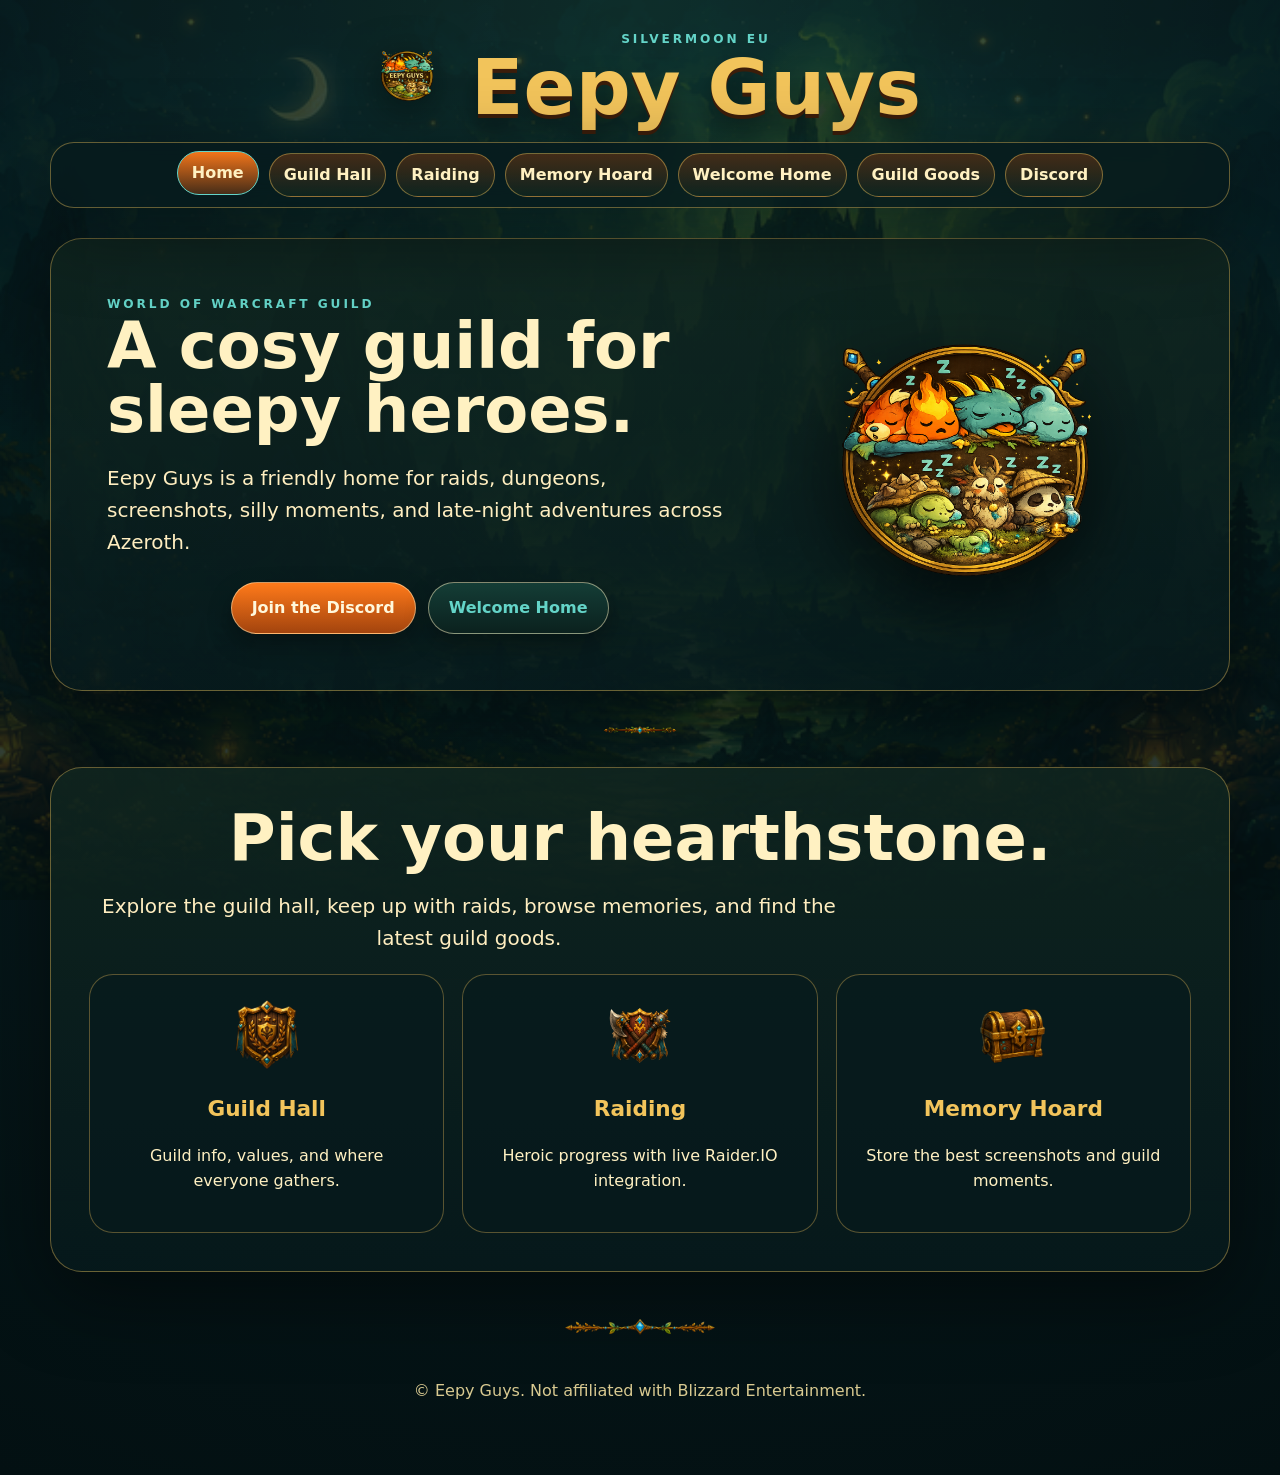
<file: index.html>
<!doctype html><html lang="en"><head><meta charset="utf-8"><meta name="viewport" content="width=device-width,initial-scale=1"><title>Eepy Guys | World of Warcraft Guild</title><meta name="description" content="Eepy Guys, a cosy World of Warcraft guild on Silvermoon EU."><link rel="stylesheet" href="assets/styles.css"></head><body><div class="site-shell"><header class="topbar"><a class="brand" href="index.html"><img src="assets/img/image3.png" alt="Eepy Guys logo"><div class="brand-title"><div class="eyebrow">Silvermoon EU</div><h1>Eepy Guys</h1></div></a></header><div class="nav-wrap"><nav class="nav"><a class="active" href="index.html">Home</a><a href="guild-hall.html">Guild Hall</a><a href="raiding.html">Raiding</a><a href="memory-hoard.html">Memory Hoard</a><a href="welcome-home.html">Welcome Home</a><a href="guild-goods.html">Guild Goods</a><a data-discord href="#" target="_blank" rel="noopener">Discord</a></nav></div><main><section class="hero"><div><div class="eyebrow">World of Warcraft Guild</div><h2>A cosy guild for sleepy heroes.</h2><p>Eepy Guys is a friendly home for raids, dungeons, screenshots, silly moments, and late-night adventures across Azeroth.</p><div class="actions"><a data-discord class="button" href="#" target="_blank" rel="noopener">Join the Discord</a><a class="button secondary" href="welcome-home.html">Welcome Home</a></div></div><div class="hero-art"><img src="assets/img/image2.png" alt="Eepy Guys creatures around a campfire"></div></section><div class="divider"></div><section class="panel center"><h2 class="page-title">Pick your hearthstone.</h2><p class="lead">Explore the guild hall, keep up with raids, browse memories, and find the latest guild goods.</p><div class="grid"><article class="card"><img class="icon" src="assets/img/image14.png" alt="Guild shield"><h3>Guild Hall</h3><p>Guild info, values, and where everyone gathers.</p></article><article class="card"><img class="icon" src="assets/img/image17.png" alt="Raid crest"><h3>Raiding</h3><p>Heroic progress with live Raider.IO integration.</p></article><article class="card"><img class="icon" src="assets/img/image13.png" alt="Treasure chest"><h3>Memory Hoard</h3><p>Store the best screenshots and guild moments.</p></article></div></section></main><footer class="footer"><img src="assets/img/image28.png" alt="decorative divider"><p>© Eepy Guys. Not affiliated with Blizzard Entertainment.</p></footer></div><script src="assets/main.js"></script></body></html>
</file>
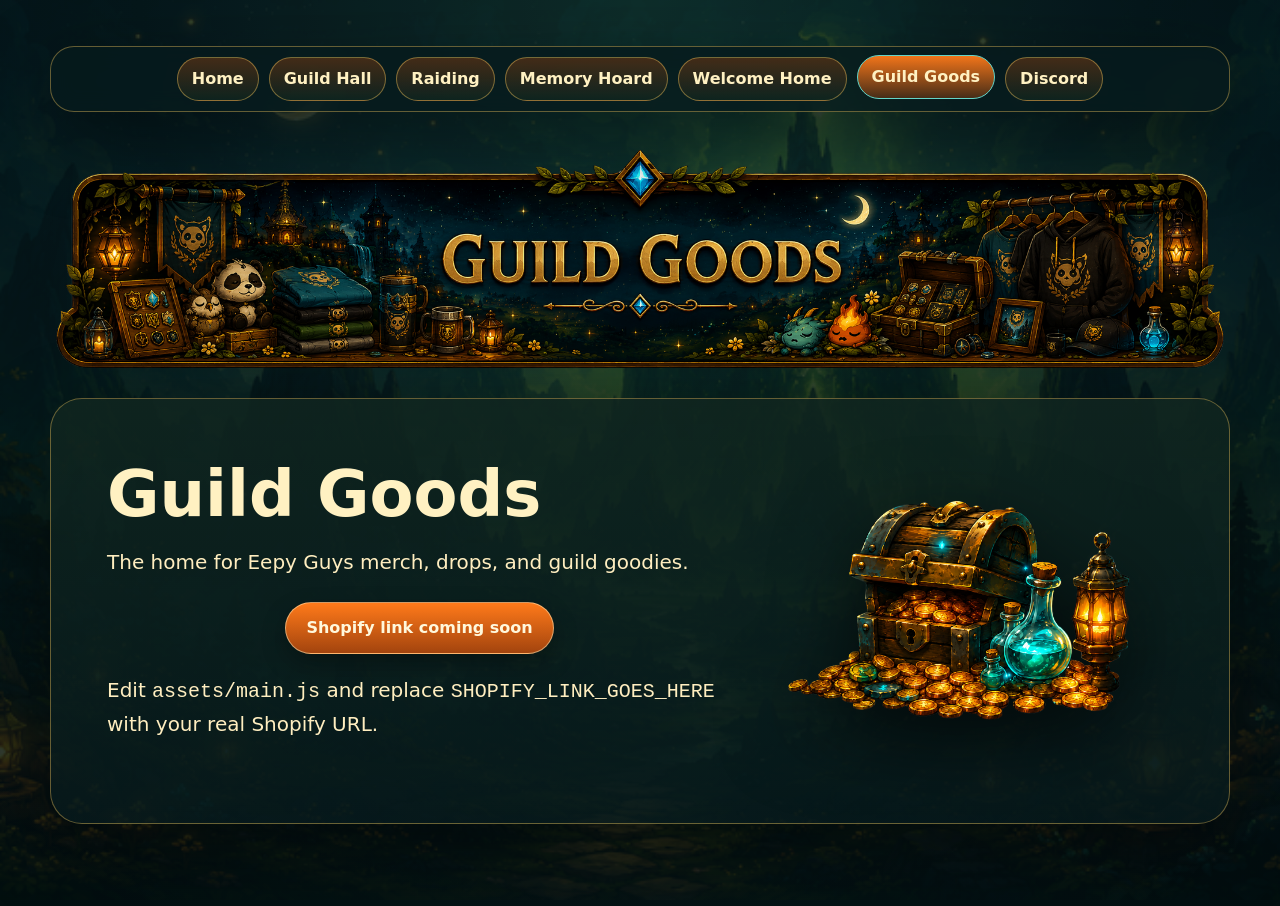
<file: guild-goods.html>
<!doctype html><html lang="en"><head><meta charset="utf-8"><meta name="viewport" content="width=device-width,initial-scale=1"><title>Guild Goods | Eepy Guys</title><link rel="stylesheet" href="assets/styles.css"></head><body><div class="site-shell"><div class="nav-wrap"><nav class="nav"><a href="index.html">Home</a><a href="guild-hall.html">Guild Hall</a><a href="raiding.html">Raiding</a><a href="memory-hoard.html">Memory Hoard</a><a href="welcome-home.html">Welcome Home</a><a class="active" href="guild-goods.html">Guild Goods</a><a data-discord href="#" target="_blank" rel="noopener">Discord</a></nav></div><main><img class="banner" src="assets/img/image11.png" alt="Guild Goods banner"><section class="hero"><div><h2>Guild Goods</h2><p>The home for Eepy Guys merch, drops, and guild goodies.</p><div class="actions"><a data-shopify class="button" href="#">Visit Shopify Store</a></div><p class="note">Edit <code>assets/main.js</code> and replace <code>SHOPIFY_LINK_GOES_HERE</code> with your real Shopify URL.</p></div><div class="hero-art"><img src="assets/img/image49.png" alt="Treasure chest and coins"></div></section></main></div><script src="assets/main.js"></script></body></html>
</file>
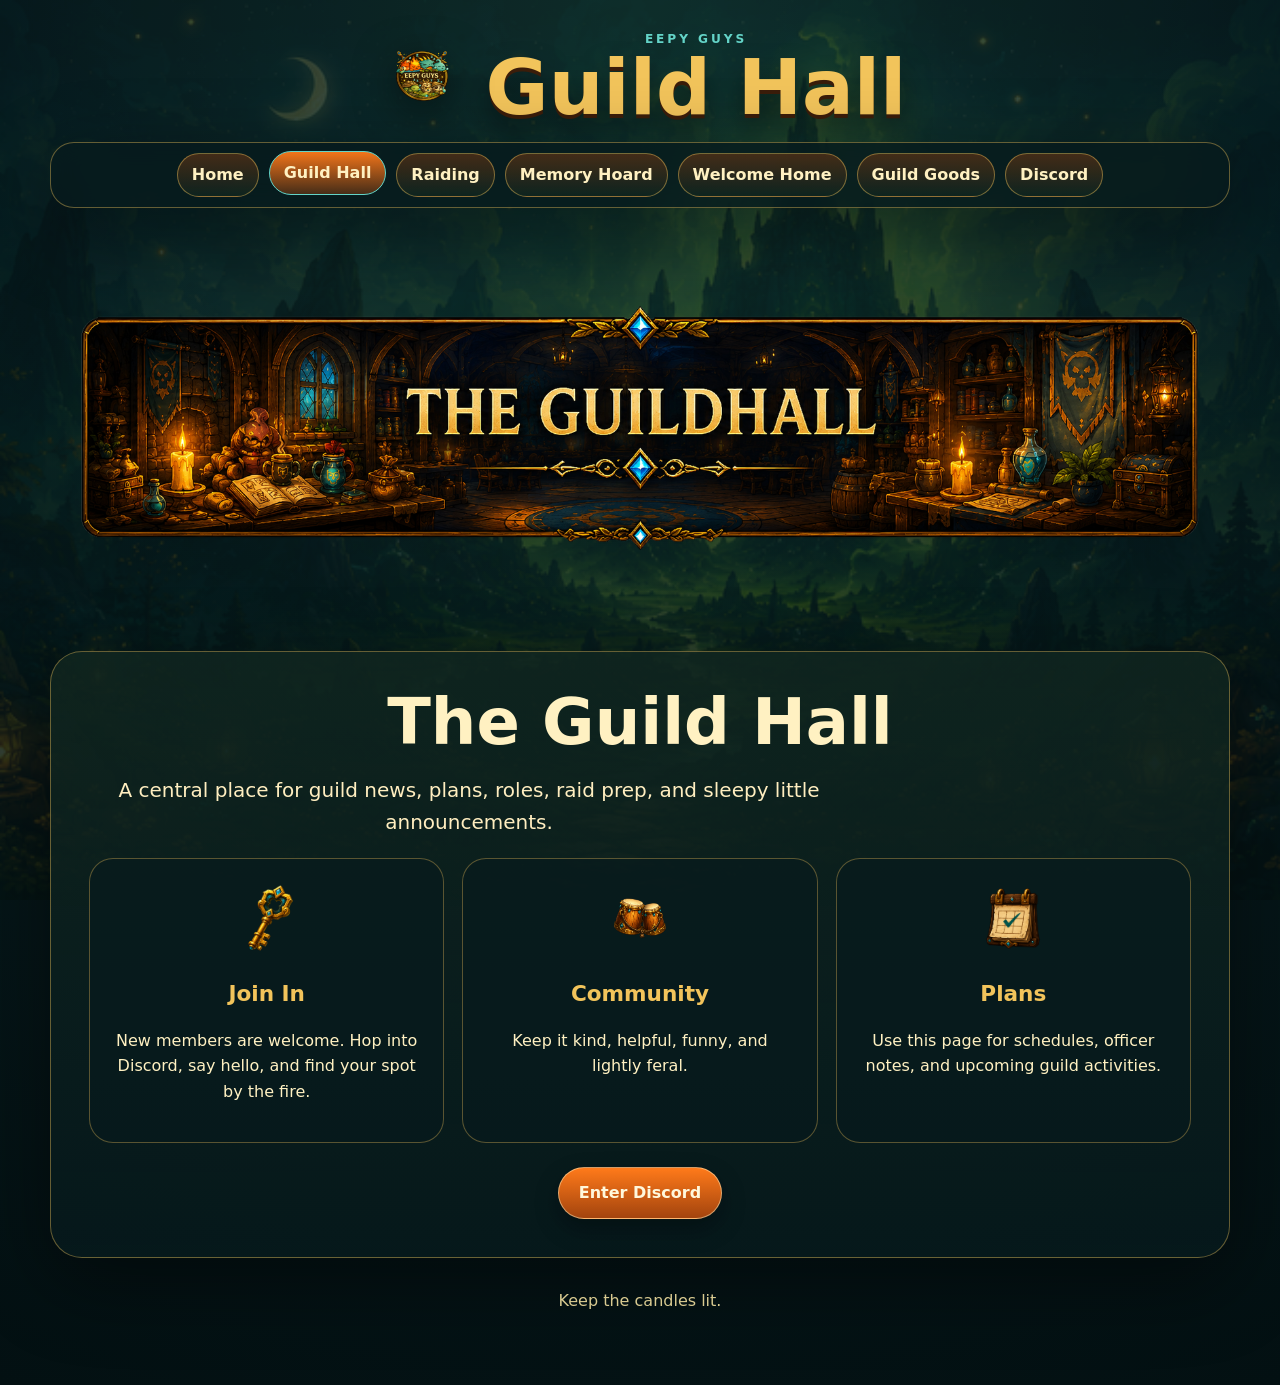
<file: guild-hall.html>
<!doctype html><html lang="en"><head><meta charset="utf-8"><meta name="viewport" content="width=device-width,initial-scale=1"><title>Guild Hall | Eepy Guys</title><link rel="stylesheet" href="assets/styles.css"></head><body><div class="site-shell"><header class="topbar"><a class="brand" href="index.html"><img src="assets/img/image3.png" alt="Eepy Guys logo"><div class="brand-title"><div class="eyebrow">Eepy Guys</div><h1>Guild Hall</h1></div></a></header><div class="nav-wrap"><nav class="nav"><a href="index.html">Home</a><a class="active" href="guild-hall.html">Guild Hall</a><a href="raiding.html">Raiding</a><a href="memory-hoard.html">Memory Hoard</a><a href="welcome-home.html">Welcome Home</a><a href="guild-goods.html">Guild Goods</a><a data-discord href="#" target="_blank" rel="noopener">Discord</a></nav></div><main><img class="banner" src="assets/img/image8.png" alt="Guild Hall banner"><section class="panel center"><h2 class="page-title">The Guild Hall</h2><p class="lead">A central place for guild news, plans, roles, raid prep, and sleepy little announcements.</p><div class="grid"><article class="card"><img class="icon" src="assets/img/image16.png" alt="Key"><h3>Join In</h3><p>New members are welcome. Hop into Discord, say hello, and find your spot by the fire.</p></article><article class="card"><img class="icon" src="assets/img/image15.png" alt="Drums"><h3>Community</h3><p>Keep it kind, helpful, funny, and lightly feral.</p></article><article class="card"><img class="icon" src="assets/img/image12.png" alt="Checklist"><h3>Plans</h3><p>Use this page for schedules, officer notes, and upcoming guild activities.</p></article></div><div class="actions"><a data-discord class="button" href="#" target="_blank" rel="noopener">Enter Discord</a></div></section></main><footer class="footer"><p>Keep the candles lit.</p></footer></div><script src="assets/main.js"></script></body></html>
</file>
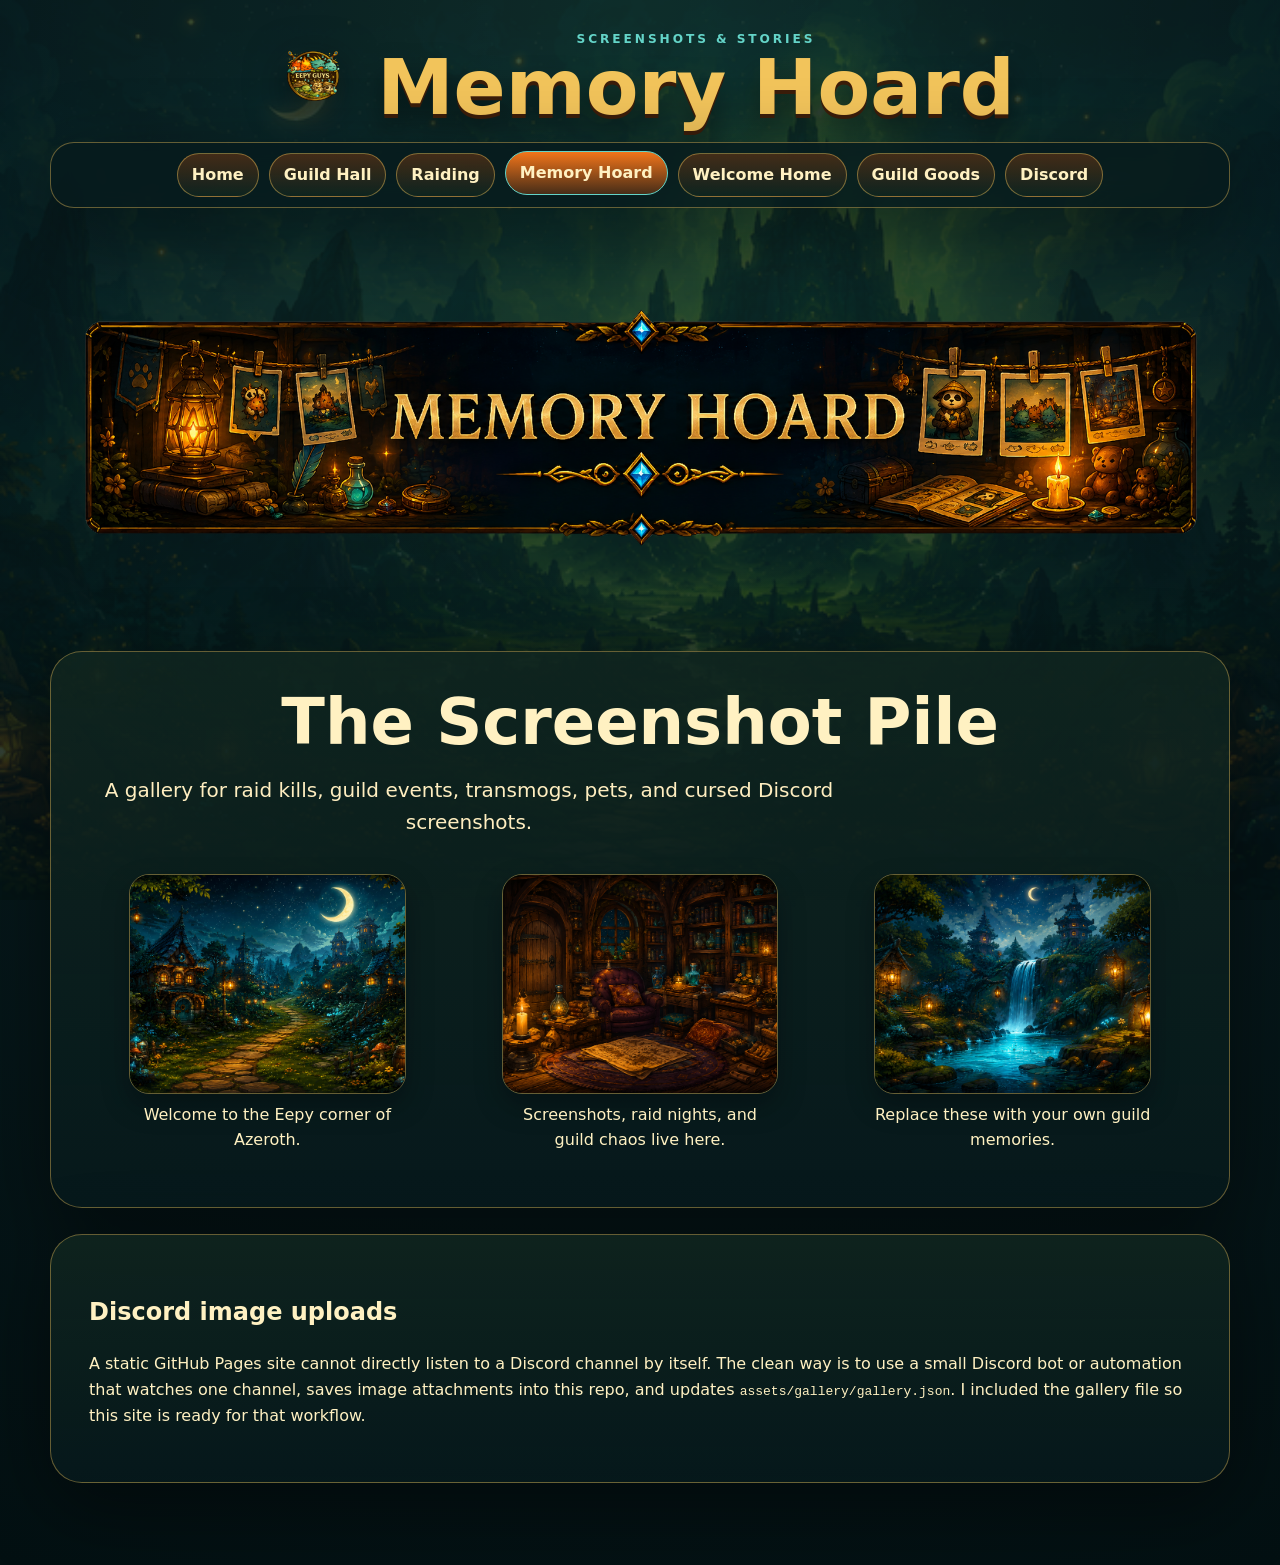
<file: memory-hoard.html>
<!doctype html><html lang="en"><head><meta charset="utf-8"><meta name="viewport" content="width=device-width,initial-scale=1"><title>Memory Hoard | Eepy Guys</title><link rel="stylesheet" href="assets/styles.css"></head><body><div class="site-shell"><header class="topbar"><a class="brand" href="index.html"><img src="assets/img/image3.png" alt="Eepy Guys logo"><div class="brand-title"><div class="eyebrow">Screenshots & Stories</div><h1>Memory Hoard</h1></div></a></header><div class="nav-wrap"><nav class="nav"><a href="index.html">Home</a><a href="guild-hall.html">Guild Hall</a><a href="raiding.html">Raiding</a><a class="active" href="memory-hoard.html">Memory Hoard</a><a href="welcome-home.html">Welcome Home</a><a href="guild-goods.html">Guild Goods</a><a data-discord href="#" target="_blank" rel="noopener">Discord</a></nav></div><main><img class="banner" src="assets/img/image9.png" alt="Memory Hoard banner"><section class="panel center"><h2 class="page-title">The Screenshot Pile</h2><p class="lead">A gallery for raid kills, guild events, transmogs, pets, and cursed Discord screenshots.</p><div data-gallery class="gallery"></div></section><section class="panel"><h2>Discord image uploads</h2><p>A static GitHub Pages site cannot directly listen to a Discord channel by itself. The clean way is to use a small Discord bot or automation that watches one channel, saves image attachments into this repo, and updates <code>assets/gallery/gallery.json</code>. I included the gallery file so this site is ready for that workflow.</p></section></main></div><script src="assets/main.js"></script></body></html>
</file>
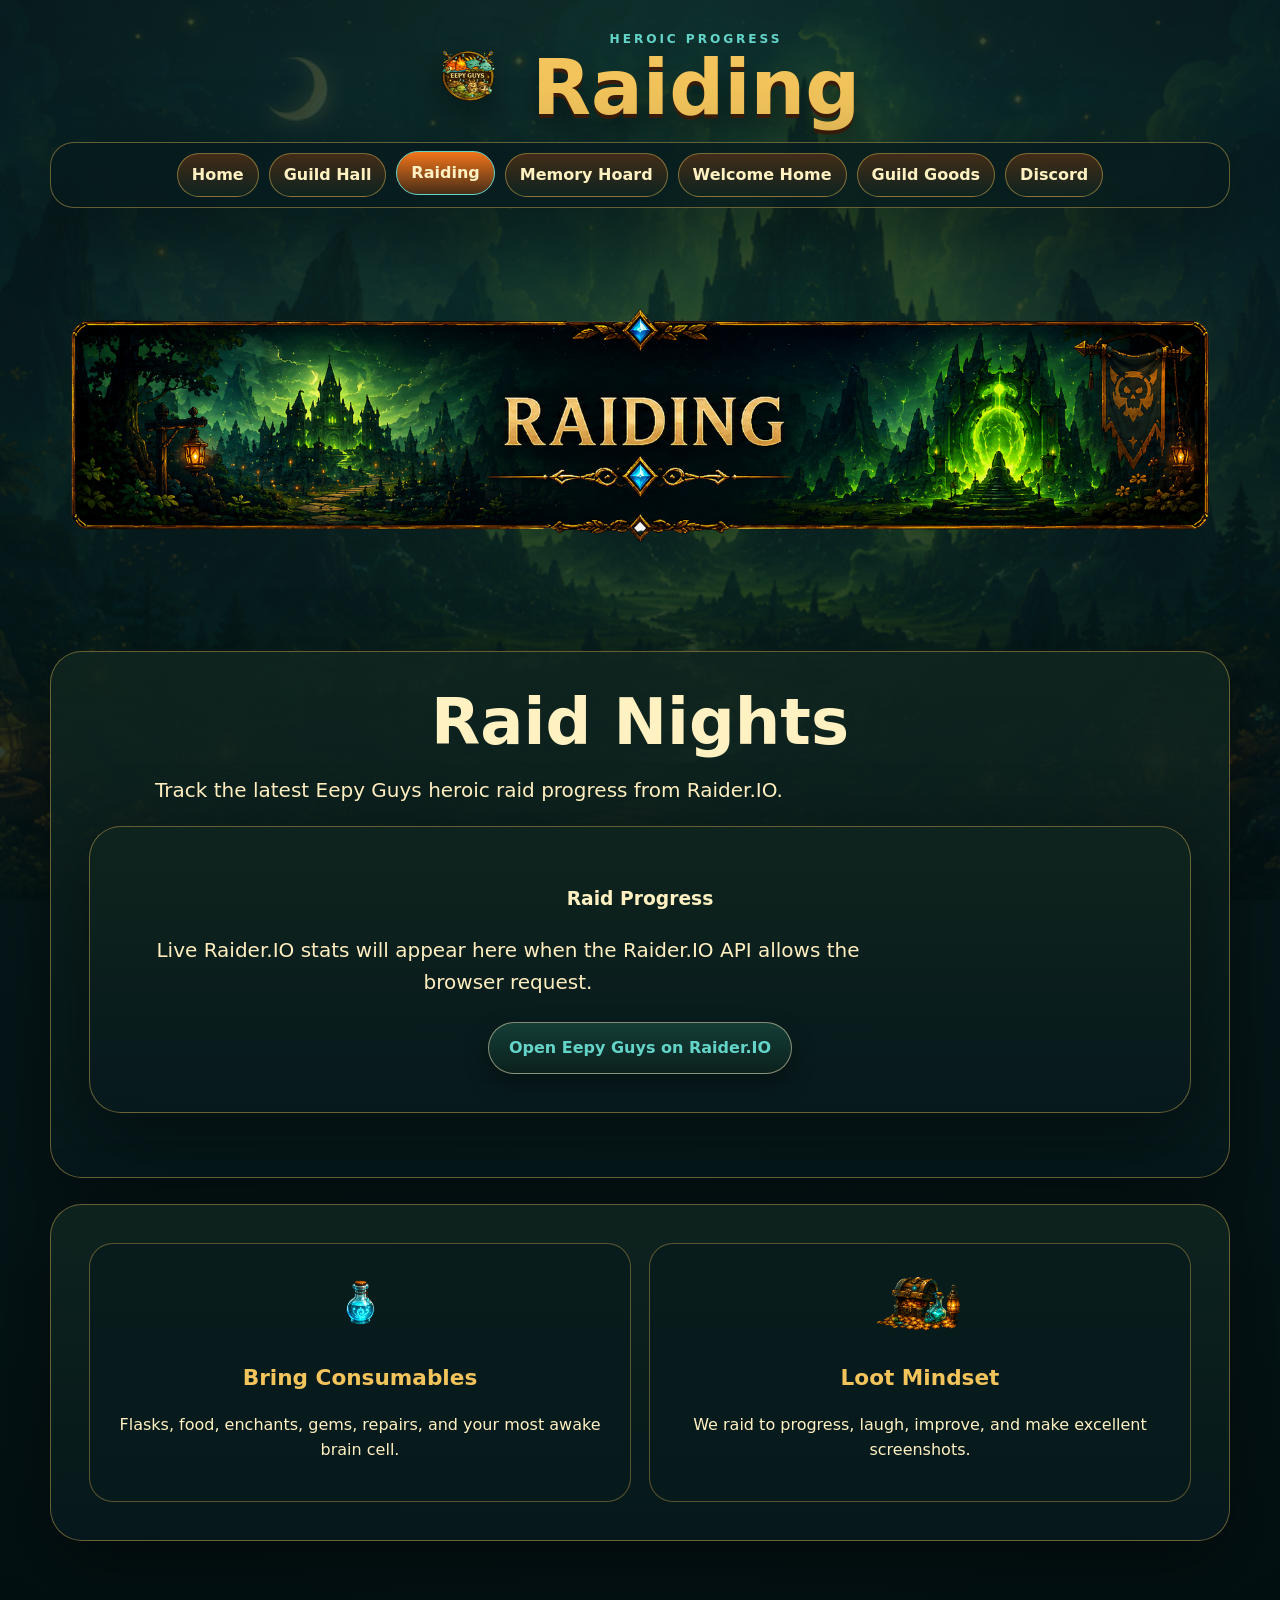
<file: raiding.html>
<!doctype html><html lang="en"><head><meta charset="utf-8"><meta name="viewport" content="width=device-width,initial-scale=1"><title>Raiding | Eepy Guys</title><link rel="stylesheet" href="assets/styles.css"></head><body><div class="site-shell"><header class="topbar"><a class="brand" href="index.html"><img src="assets/img/image3.png" alt="Eepy Guys logo"><div class="brand-title"><div class="eyebrow">Heroic Progress</div><h1>Raiding</h1></div></a></header><div class="nav-wrap"><nav class="nav"><a href="index.html">Home</a><a href="guild-hall.html">Guild Hall</a><a class="active" href="raiding.html">Raiding</a><a href="memory-hoard.html">Memory Hoard</a><a href="welcome-home.html">Welcome Home</a><a href="guild-goods.html">Guild Goods</a><a data-discord href="#" target="_blank" rel="noopener">Discord</a></nav></div><main><img class="banner" src="assets/img/image7.png" alt="Raiding banner"><section class="panel center"><h2 class="page-title">Raid Nights</h2><p class="lead">Track the latest Eepy Guys heroic raid progress from Raider.IO.</p><div data-raider class="panel center"><p>Loading Raider.IO stats…</p></div></section><section class="panel"><div class="grid"><article class="card"><img class="icon" src="assets/img/image25.png" alt="Potion"><h3>Bring Consumables</h3><p>Flasks, food, enchants, gems, repairs, and your most awake brain cell.</p></article><article class="card"><img class="icon" src="assets/img/image49.png" alt="Treasure"><h3>Loot Mindset</h3><p>We raid to progress, laugh, improve, and make excellent screenshots.</p></article></div></section></main></div><script src="assets/main.js"></script></body></html>
</file>
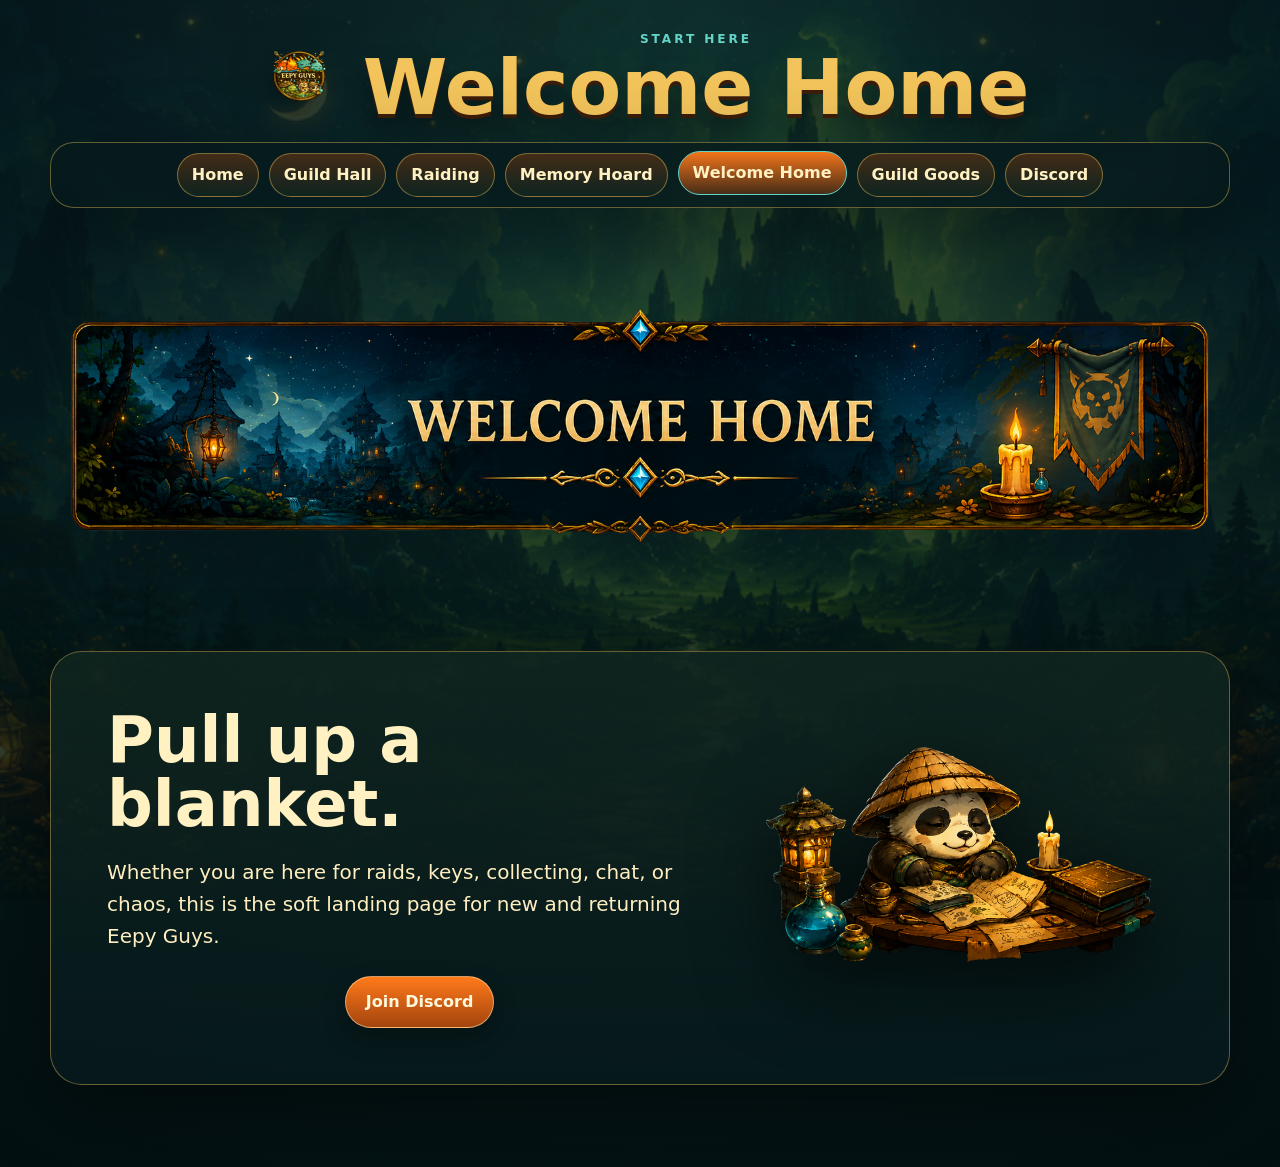
<file: welcome-home.html>
<!doctype html><html lang="en"><head><meta charset="utf-8"><meta name="viewport" content="width=device-width,initial-scale=1"><title>Welcome Home | Eepy Guys</title><link rel="stylesheet" href="assets/styles.css"></head><body><div class="site-shell"><header class="topbar"><a class="brand" href="index.html"><img src="assets/img/image3.png" alt="Eepy Guys logo"><div class="brand-title"><div class="eyebrow">Start Here</div><h1>Welcome Home</h1></div></a></header><div class="nav-wrap"><nav class="nav"><a href="index.html">Home</a><a href="guild-hall.html">Guild Hall</a><a href="raiding.html">Raiding</a><a href="memory-hoard.html">Memory Hoard</a><a class="active" href="welcome-home.html">Welcome Home</a><a href="guild-goods.html">Guild Goods</a><a data-discord href="#" target="_blank" rel="noopener">Discord</a></nav></div><main><img class="banner" src="assets/img/image10.png" alt="Welcome Home banner"><section class="hero"><div><h2>Pull up a blanket.</h2><p>Whether you are here for raids, keys, collecting, chat, or chaos, this is the soft landing page for new and returning Eepy Guys.</p><div class="actions"><a data-discord class="button" href="#" target="_blank" rel="noopener">Join Discord</a></div></div><div class="hero-art"><img src="assets/img/image46.png" alt="Cosy panda desk scene"></div></section></main></div><script src="assets/main.js"></script></body></html>
</file>
<file: assets/styles.css>
:root{
  --aqua:#64D4C8;--orange:#FF7A1A;--night:#071A1D;--pine:#10251F;--wood:#4A2E18;--gold:#F2C45B;--cream:#FFF1C2;--moss:#7EA35A;
  --panel:rgba(16,37,31,.88);--panel2:rgba(7,26,29,.78);--line:rgba(242,196,91,.4);--shadow:0 24px 80px rgba(0,0,0,.45);
}
*{box-sizing:border-box}html{scroll-behavior:smooth}body{margin:0;min-height:100vh;background:radial-gradient(circle at top,#12332d 0%,var(--night) 45%,#031012 100%);color:var(--cream);font-family:system-ui,-apple-system,Segoe UI,Roboto,Arial,sans-serif;line-height:1.6;overflow-x:hidden}body:before{content:"";position:fixed;inset:0;background:url('img/image53.png') center/cover no-repeat;opacity:.18;pointer-events:none}a{color:inherit}.site-shell{position:relative;width:min(1180px,calc(100% - 32px));margin:0 auto;padding:28px 0 56px}.topbar{display:flex;align-items:center;justify-content:center;gap:20px;flex-wrap:wrap;margin-bottom:18px}.brand{display:flex;align-items:center;justify-content:center;gap:16px;text-decoration:none}.brand img{width:96px;height:96px;object-fit:contain;filter:drop-shadow(0 10px 20px rgba(0,0,0,.5))}.brand-title{text-align:center}.eyebrow{letter-spacing:.24em;text-transform:uppercase;color:var(--aqua);font-size:.76rem;font-weight:800}.brand h1{margin:.05em 0 0;font-size:clamp(2.3rem,6vw,5.2rem);line-height:.9;color:var(--gold);text-shadow:0 4px 0 #3b1d0a,0 16px 28px rgba(0,0,0,.5)}.nav-wrap{position:sticky;top:0;z-index:10;margin:18px auto 30px;padding:10px;border:1px solid var(--line);border-radius:24px;background:rgba(7,26,29,.82);backdrop-filter:blur(12px);box-shadow:var(--shadow)}.nav{display:flex;justify-content:center;align-items:center;gap:10px;flex-wrap:wrap}.nav a{display:inline-flex;align-items:center;justify-content:center;min-height:42px;padding:8px 14px;border:1px solid rgba(242,196,91,.45);border-radius:999px;background:linear-gradient(180deg,rgba(74,46,24,.9),rgba(16,37,31,.85));text-decoration:none;font-weight:800;color:var(--cream);transition:.2s transform,.2s border-color,.2s background}.nav a:hover,.nav a.active{transform:translateY(-2px);border-color:var(--aqua);background:linear-gradient(180deg,rgba(255,122,26,.95),rgba(74,46,24,.95))}.hero,.panel{width:100%;margin:0 auto 26px;border:1px solid var(--line);border-radius:32px;background:linear-gradient(180deg,var(--panel),var(--panel2));box-shadow:var(--shadow);overflow:hidden}.hero{display:grid;grid-template-columns:1.2fr .8fr;gap:24px;align-items:center;padding:clamp(24px,5vw,56px)}.hero h2,.page-title{margin:0 0 12px;font-size:clamp(2.1rem,5vw,4.4rem);line-height:1;color:var(--cream)}.hero p,.lead{font-size:clamp(1.05rem,2vw,1.25rem);max-width:760px;color:#ffeec0}.hero-art{display:grid;place-items:center}.hero-art img{max-width:100%;filter:drop-shadow(0 25px 40px rgba(0,0,0,.65))}.actions{display:flex;justify-content:center;gap:12px;flex-wrap:wrap;margin-top:24px}.button{display:inline-flex;align-items:center;justify-content:center;gap:10px;min-height:48px;padding:12px 20px;border-radius:999px;border:1px solid rgba(255,241,194,.5);background:linear-gradient(180deg,var(--orange),#a3440e);color:#fff8dc;text-decoration:none;font-weight:900;box-shadow:0 10px 25px rgba(0,0,0,.3)}.button.secondary{background:linear-gradient(180deg,#143d36,#0b211e);color:var(--aqua)}.panel{padding:clamp(20px,4vw,38px)}.panel.center{text-align:center}.divider{height:26px;margin:12px auto 24px;background:url('img/image29.png') center/contain no-repeat}.grid{display:grid;grid-template-columns:repeat(auto-fit,minmax(240px,1fr));gap:18px}.card{border:1px solid rgba(242,196,91,.35);border-radius:24px;background:rgba(7,26,29,.62);padding:22px;text-align:center}.card img.icon{height:76px;max-width:100%;object-fit:contain;margin-bottom:8px}.card h3{margin:4px 0 8px;color:var(--gold);font-size:1.35rem}.banner{display:block;margin:0 auto 20px;max-width:100%;border-radius:18px}.raid-status{display:grid;grid-template-columns:repeat(auto-fit,minmax(180px,1fr));gap:14px;margin-top:18px}.boss{padding:14px;border-radius:18px;border:1px solid rgba(242,196,91,.28);background:rgba(0,0,0,.22)}.boss strong{display:block;color:var(--gold)}.boss .tag{display:inline-block;margin-top:8px;padding:4px 9px;border-radius:999px;background:rgba(100,212,200,.14);color:var(--aqua);font-weight:800;font-size:.82rem}.gallery{display:grid;grid-template-columns:repeat(auto-fit,minmax(220px,1fr));gap:16px}.gallery img{width:100%;height:220px;object-fit:cover;border-radius:20px;border:1px solid var(--line);box-shadow:0 12px 28px rgba(0,0,0,.3)}.note{font-size:.95rem;color:#e5d89f}.footer{text-align:center;color:#d9ca91;margin-top:30px}.footer img{height:52px;opacity:.9}.config-warning{border-color:rgba(255,122,26,.8);background:rgba(255,122,26,.12)}@media(max-width:800px){.hero{grid-template-columns:1fr;text-align:center}.brand img{width:78px;height:78px}.nav-wrap{position:relative}.site-shell{width:min(100% - 22px,1180px);padding-top:16px}.hero,.panel{border-radius:24px}.actions{justify-content:center}}
</file>
